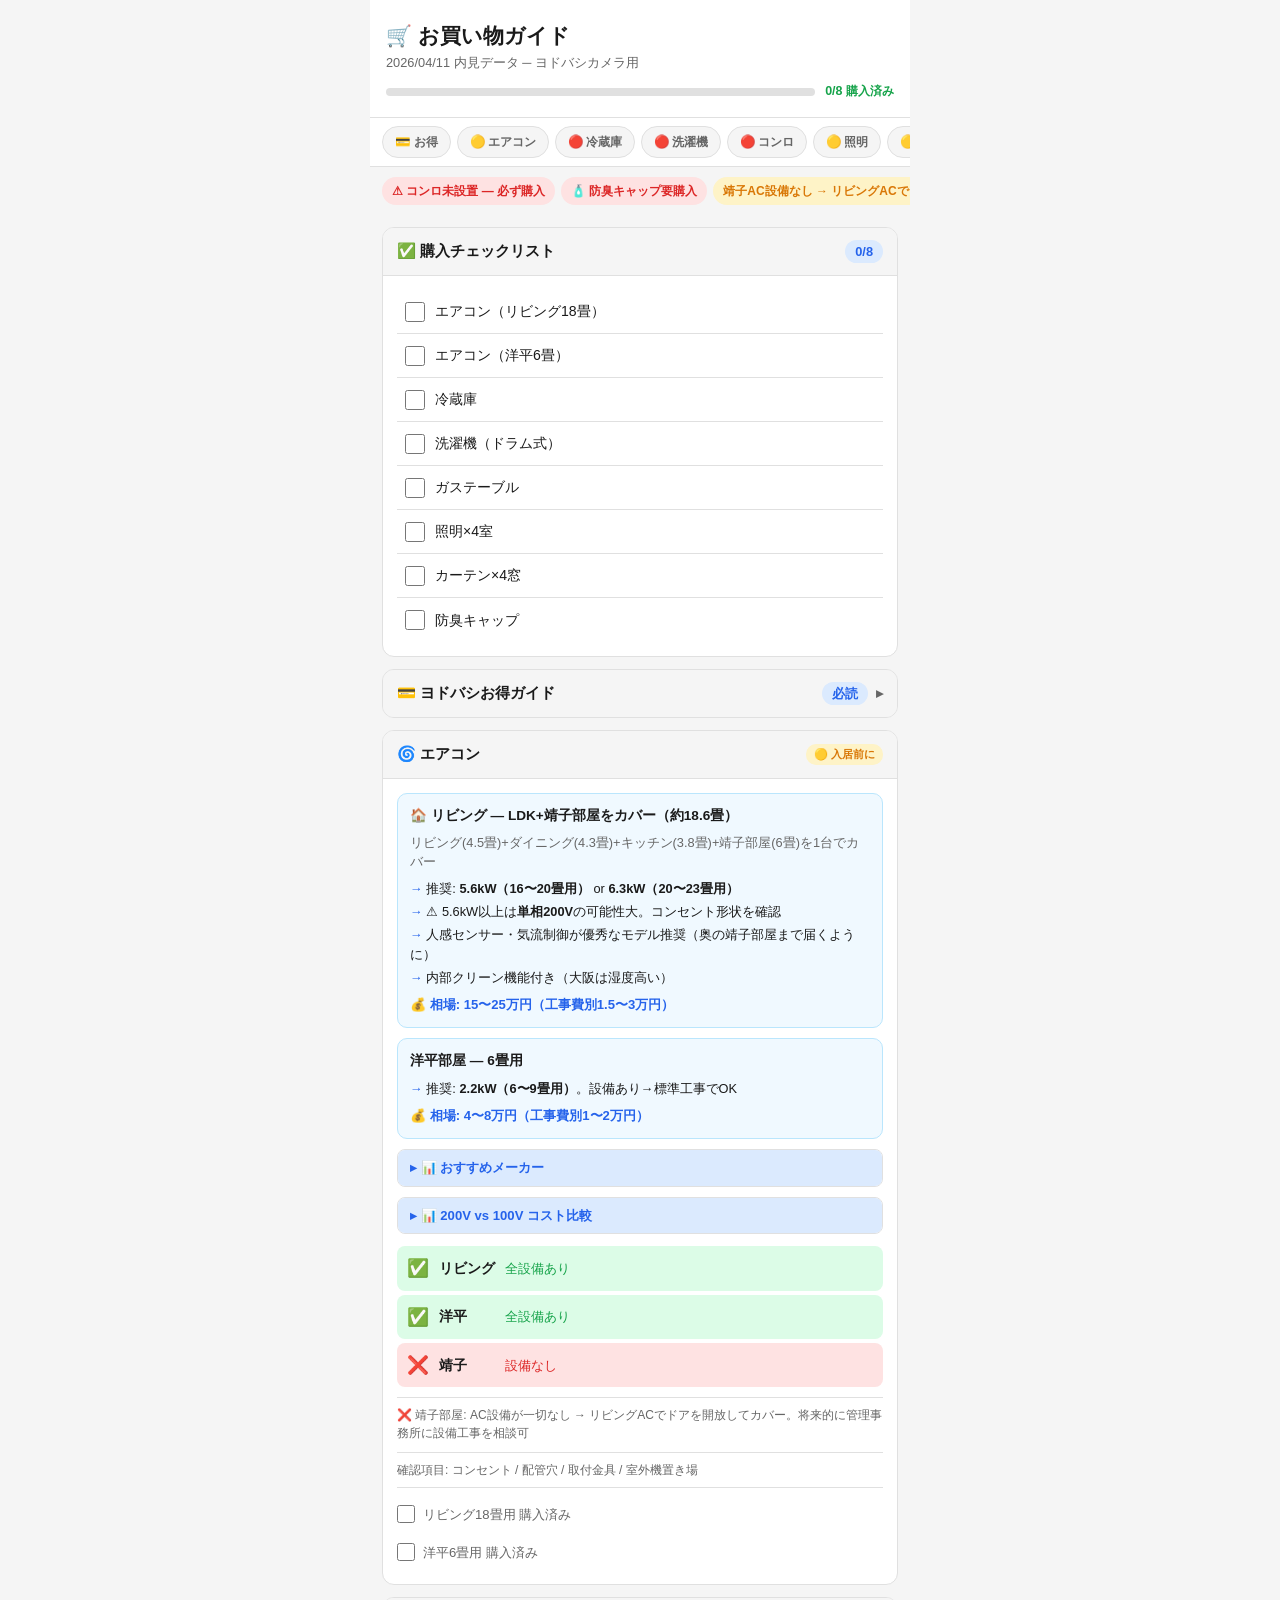
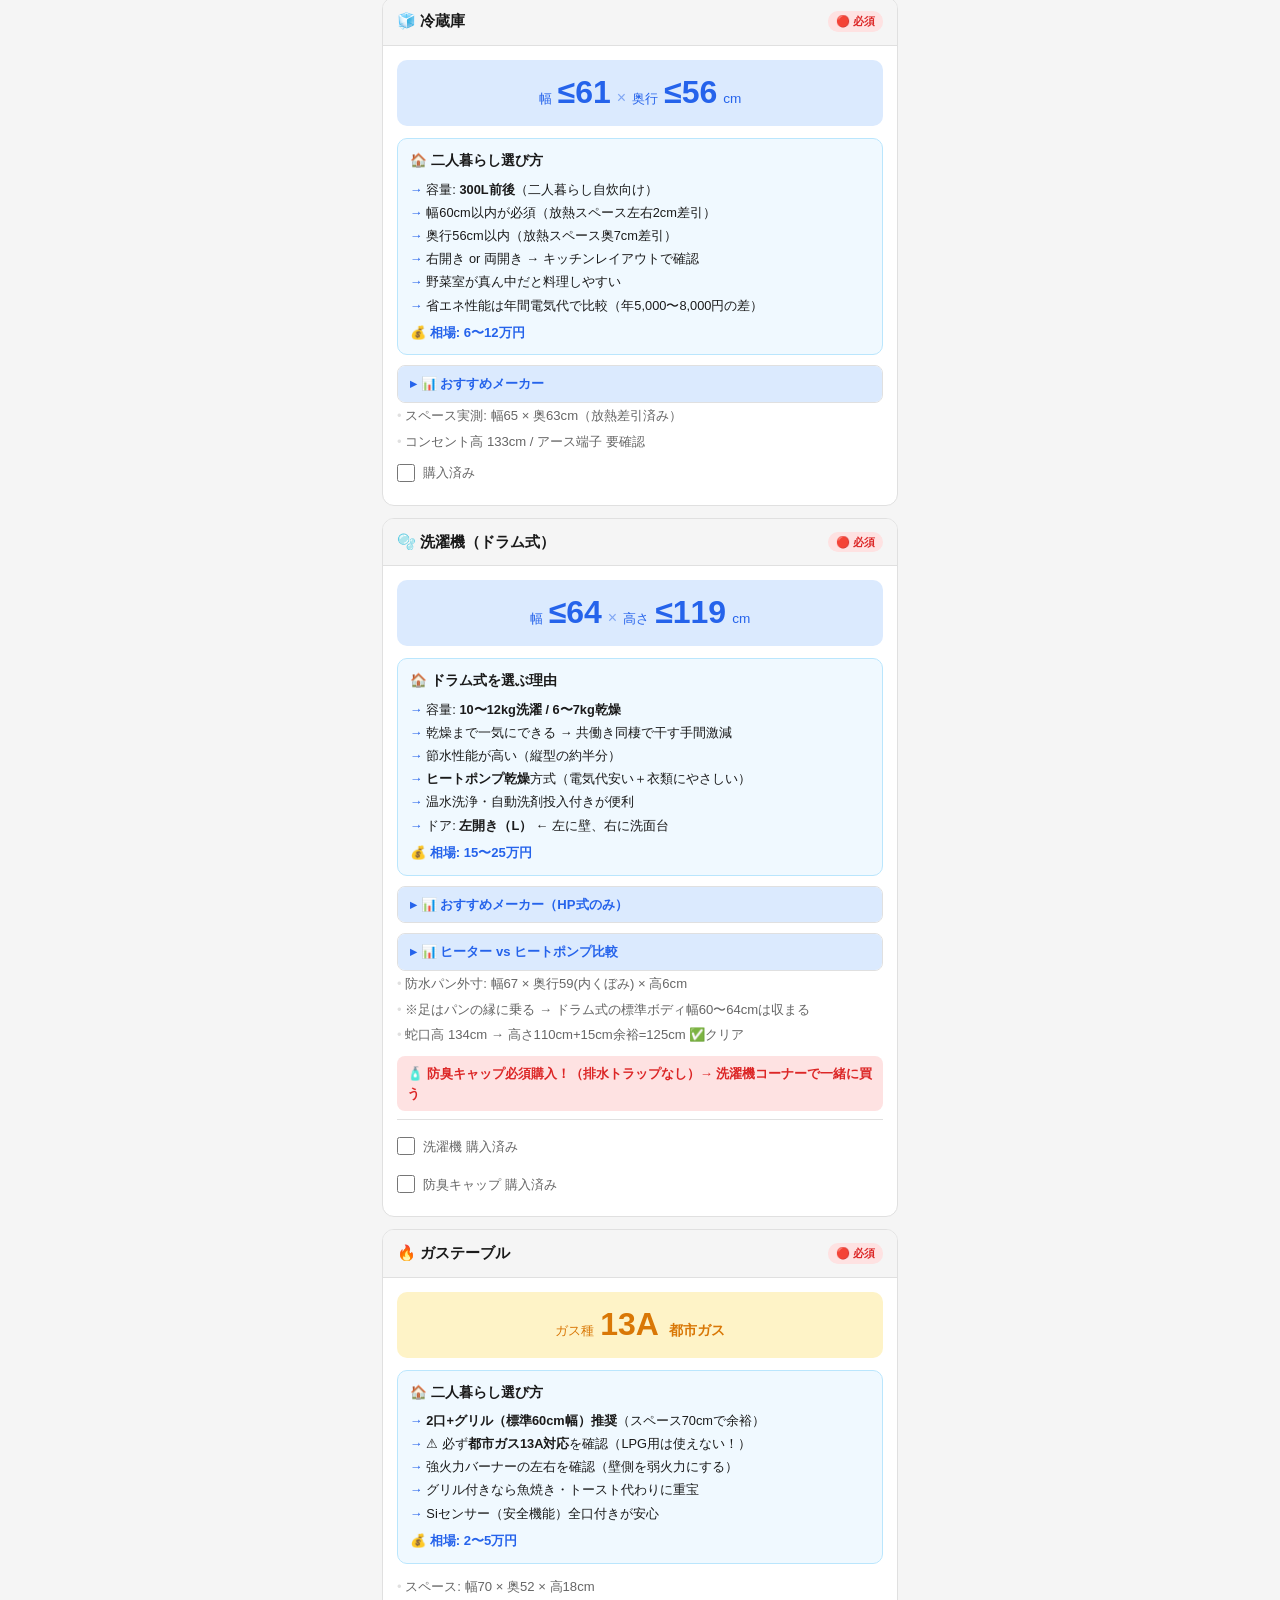
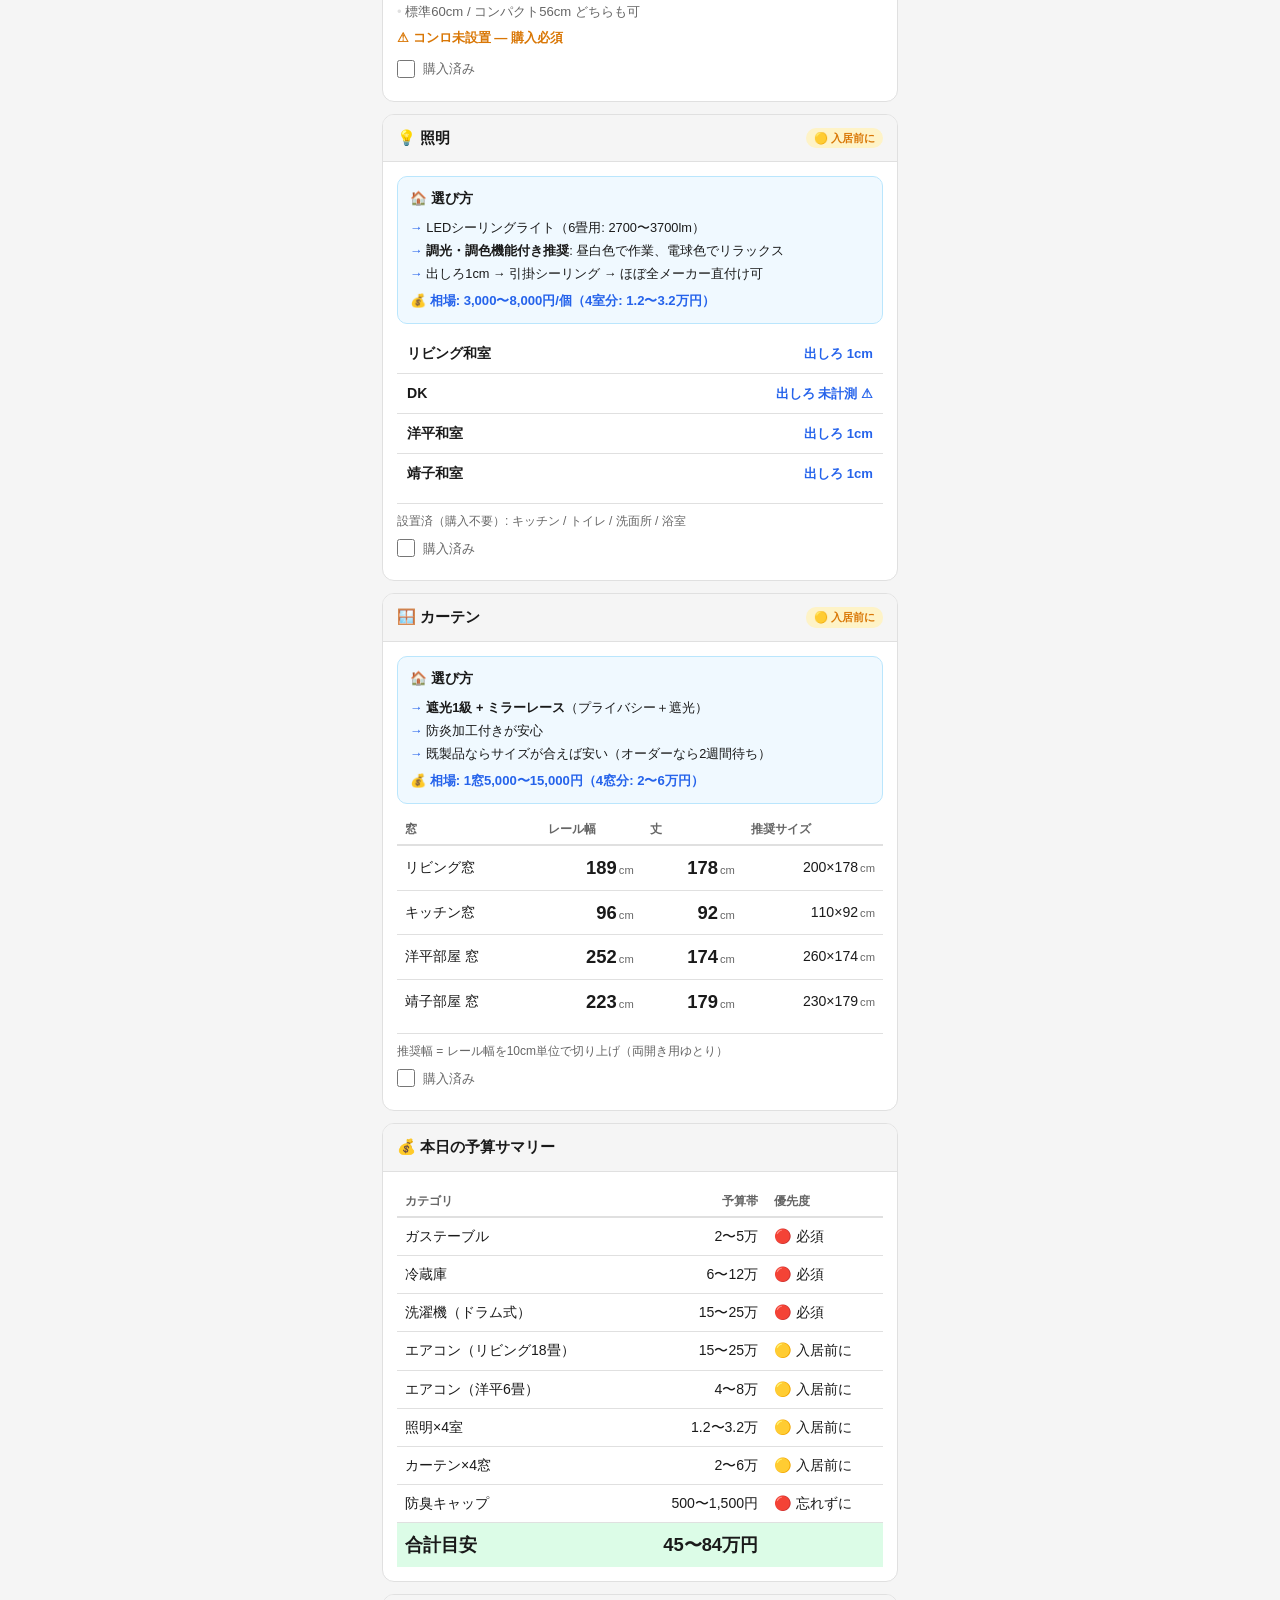
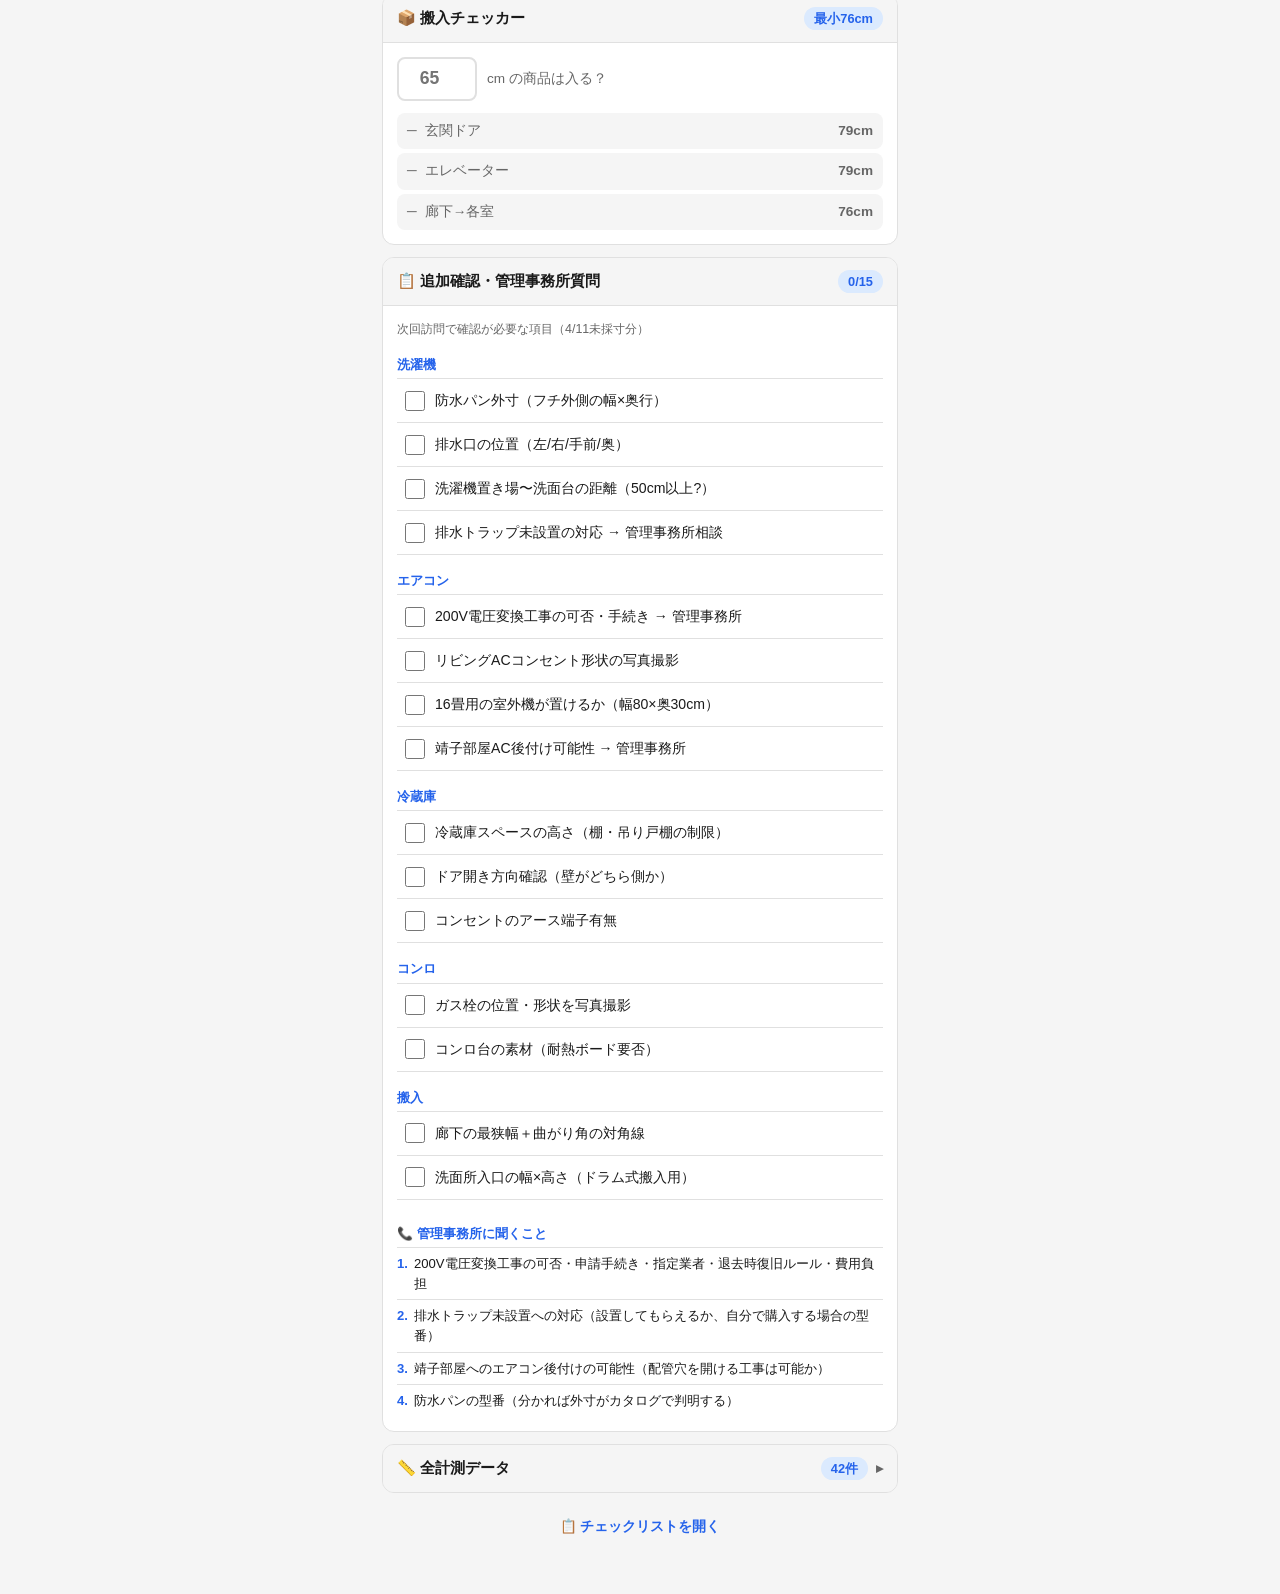
<file: index.html>
<!DOCTYPE html>
<html lang="ja">
<head>
  <meta charset="UTF-8" />
  <meta name="viewport" content="width=device-width, initial-scale=1.0" />
  <meta name="apple-mobile-web-app-capable" content="yes" />
  <meta name="apple-mobile-web-app-status-bar-style" content="default" />
  <title>お買い物ガイド</title>
  <script type="module" crossorigin src="./assets/index-tLxa1Xvo.js"></script>
  <link rel="modulepreload" crossorigin href="./assets/saisun_data-CGhx_8r5.js">
  <link rel="stylesheet" crossorigin href="./assets/index-L5rt1_Sq.css">
</head>
<body>
  <div id="app"></div>
</body>
</html>
</file>
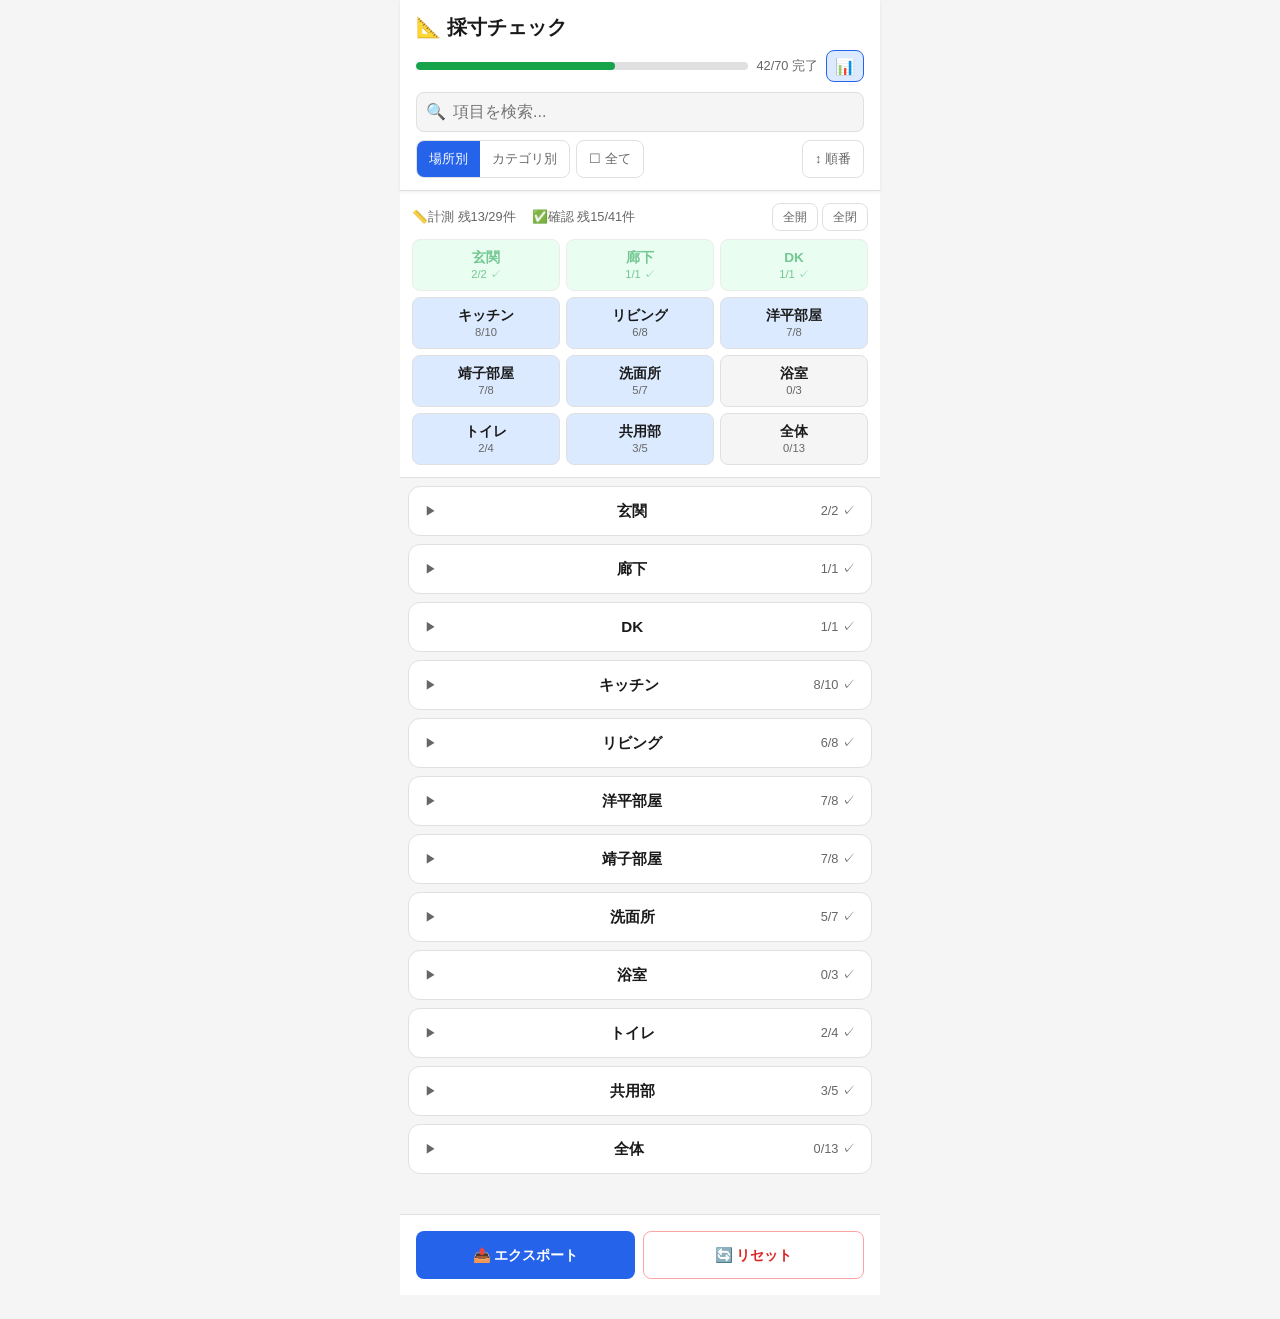
<file: checklist.html>
<!DOCTYPE html>
<html lang="ja">
<head>
  <meta charset="UTF-8" />
  <meta name="viewport" content="width=device-width, initial-scale=1.0" />
  <meta name="apple-mobile-web-app-capable" content="yes" />
  <meta name="apple-mobile-web-app-status-bar-style" content="default" />
  <title>📐 採寸チェック</title>
  <script type="module" crossorigin src="./assets/checklist-BFlirL_O.js"></script>
  <link rel="modulepreload" crossorigin href="./assets/saisun_data-CGhx_8r5.js">
  <link rel="stylesheet" crossorigin href="./assets/checklist-C-Ub3tdh.css">
</head>
<body>
  <div id="app"></div>
</body>
</html>
</file>
<file: assets/index-L5rt1_Sq.css>
*,:before,:after{box-sizing:border-box;margin:0;padding:0}:root{--bg:#f5f5f5;--card:#fff;--text:#1a1a1a;--muted:#666;--border:#e0e0e0;--accent:#2563eb;--accent-bg:#dbeafe;--ok:#16a34a;--ok-bg:#dcfce7;--ng:#dc2626;--ng-bg:#fee2e2;--warn:#d97706;--warn-bg:#fef3c7;--r:12px}html{-webkit-text-size-adjust:100%;scroll-behavior:smooth;font-size:16px}body{background:var(--bg);color:var(--text);-webkit-font-smoothing:antialiased;font-family:-apple-system,BlinkMacSystemFont,Segoe UI,Hiragino Kaku Gothic ProN,Noto Sans JP,sans-serif;line-height:1.5}#app{max-width:540px;margin:0 auto;padding-bottom:32px}.hdr{background:var(--card);border-bottom:1px solid var(--border);padding:20px 16px 16px}.hdr h1{font-size:1.3rem;font-weight:800}.hdr-sub{color:var(--muted);margin-top:2px;font-size:.8rem}.nav{background:var(--card);border-bottom:1px solid var(--border);-webkit-overflow-scrolling:touch;scrollbar-width:none;z-index:10;gap:6px;padding:8px 12px;display:flex;position:sticky;top:0;overflow-x:auto}.nav::-webkit-scrollbar{display:none}.pill{color:var(--muted);background:var(--bg);border:1px solid var(--border);white-space:nowrap;border-radius:16px;flex-shrink:0;align-items:center;min-height:32px;padding:5px 12px;font-size:.78rem;font-weight:600;text-decoration:none;display:flex}.pill:active{background:var(--accent-bg);color:var(--accent);border-color:var(--accent)}.alerts{scrollbar-width:none;gap:6px;padding:10px 12px;display:flex;overflow-x:auto}.alerts::-webkit-scrollbar{display:none}.chip{white-space:nowrap;border-radius:16px;flex-shrink:0;padding:5px 10px;font-size:.75rem;font-weight:600}.chip-danger{background:var(--ng-bg);color:var(--ng)}.chip-warn{background:var(--warn-bg);color:var(--warn)}.card{background:var(--card);border:1px solid var(--border);border-radius:var(--r);margin:12px 12px 0;scroll-margin-top:56px;overflow:hidden}.card-h{background:var(--bg);border-bottom:1px solid var(--border);align-items:center;gap:8px;padding:12px 14px;font-size:.95rem;font-weight:700;display:flex}.card-h>:first-child{flex:1}.qty{color:var(--accent);background:var(--accent-bg);border-radius:12px;flex-shrink:0;padding:2px 10px;font-size:.8rem;font-weight:700}.card-b{padding:14px}.card-note{color:var(--muted);border-top:1px solid var(--border);margin-top:10px;padding-top:8px;font-size:.75rem}.hero{background:var(--accent-bg);border-radius:10px;justify-content:center;align-items:baseline;gap:6px;margin-bottom:12px;padding:16px 8px;display:flex}.h-pre{color:var(--accent);font-size:.8rem;font-weight:500}.h-num{color:var(--accent);font-variant-numeric:tabular-nums;font-size:2rem;font-weight:800;line-height:1}.h-x{color:var(--accent);opacity:.5;font-size:1rem}.h-unit{color:var(--accent);font-size:.85rem;font-weight:500}.h-sub{color:var(--warn);margin-left:4px;font-size:.85rem;font-weight:600}.hero-accent{background:var(--warn-bg)}.hero-accent .h-pre,.hero-accent .h-num{color:var(--warn)}.specs{color:var(--muted);padding:0;font-size:.82rem;list-style:none}.specs li{padding:3px 0}.specs li:before{content:"• ";color:var(--border)}.specs strong{color:var(--text)}.spec-warn{color:var(--warn);font-weight:600}.spec-warn:before{content:""!important}.ac-row{border-radius:8px;align-items:center;gap:10px;margin-bottom:4px;padding:9px 10px;font-size:.88rem;display:flex}.ac-ok{background:var(--ok-bg)}.ac-ng{background:var(--ng-bg)}.ac-icon{font-size:1.1rem}.ac-name{min-width:56px;font-weight:700}.ac-desc{font-size:.8rem}.ac-ok .ac-desc{color:var(--ok)}.ac-ng .ac-desc{color:var(--ng)}.light-list{margin-bottom:4px}.light-row{border-bottom:1px solid var(--border);justify-content:space-between;align-items:center;padding:9px 10px;font-size:.88rem;display:flex}.light-row:last-child{border-bottom:none}.light-name{font-weight:600}.light-val{color:var(--accent);font-size:.82rem;font-weight:600}.tbl{border-collapse:collapse;width:100%;font-size:.88rem}.tbl th{text-align:left;color:var(--muted);border-bottom:2px solid var(--border);padding:6px 8px;font-size:.75rem;font-weight:600}.tbl td{border-bottom:1px solid var(--border);padding:8px}.tbl tr:last-child td{border-bottom:none}.tbl .r{text-align:right;font-variant-numeric:tabular-nums}.tbl strong{font-size:1.15rem;font-weight:800}.tbl small{color:var(--muted);margin-left:2px;font-size:.7rem}.ck-row{align-items:center;gap:10px;margin-bottom:12px;display:flex}.ck-input{border:2px solid var(--border);text-align:center;background:var(--card);border-radius:8px;outline:none;width:80px;min-height:44px;padding:8px;font-size:1.1rem;font-weight:700}.ck-input:focus{border-color:var(--accent)}.ck-label{color:var(--muted);font-size:.85rem}.ck-list{flex-direction:column;gap:4px;display:flex}.ck-item{border-radius:8px;align-items:center;gap:8px;padding:8px 10px;font-size:.85rem;display:flex}.ck-name{flex:1}.ck-w{font-variant-numeric:tabular-nums;font-weight:700}.ck-ok{background:var(--ok-bg);color:var(--ok)}.ck-ng{background:var(--ng-bg);color:var(--ng);font-weight:600}.ck-idle{background:var(--bg);color:var(--muted)}details.card>summary{cursor:pointer;-webkit-user-select:none;user-select:none;list-style:none}details.card>summary::-webkit-details-marker{display:none}details.card>summary::marker{content:"";display:none}details.card:not([open])>.card-h{border-bottom:none}.card-toggle:after{content:"▸";color:var(--muted);font-size:.9rem;transition:transform .2s}details.card[open]>.card-toggle:after{transform:rotate(90deg)}.data-body{padding:0 14px 14px}.data-sec{border-top:1px solid var(--border);margin-top:12px;padding-top:12px}.data-sec:first-child{border-top:none;margin-top:0;padding-top:0}.data-sec h3{margin-bottom:8px;font-size:.85rem;font-weight:700}.data-cnt{color:var(--muted);background:var(--bg);border-radius:8px;margin-left:6px;padding:1px 7px;font-size:.72rem;font-weight:500}.data-item{border-bottom:1px solid var(--border);padding:8px 0}.data-item:last-child{border-bottom:none}.data-top{align-items:center;gap:8px;display:flex}.data-name{flex:1;font-size:.85rem;font-weight:600}.data-loc{background:var(--bg);color:var(--muted);white-space:nowrap;border-radius:8px;flex-shrink:0;padding:1px 6px;font-size:.7rem}.data-dims{color:var(--muted);align-items:baseline;gap:10px;margin-top:4px;font-size:.8rem;display:flex}.data-dims strong{color:var(--text);font-variant-numeric:tabular-nums;margin-left:2px;font-size:1rem;font-weight:800}.dim-u{font-size:.7rem}.mx{text-align:center;border:1px solid var(--border);border-radius:8px;grid-template-columns:auto repeat(4,1fr);font-size:.78rem;display:grid;overflow:hidden}.mx>*{border-right:1px solid var(--border);border-bottom:1px solid var(--border)}.mx>:nth-child(5n){border-right:none}.mx>:nth-last-child(-n+5){border-bottom:none}.mx-c{background:var(--bg)}.mx-ch{color:var(--muted);background:var(--bg);padding:6px 2px;font-size:.7rem;font-weight:600}.mx-rh{text-align:left;align-items:center;padding:8px 10px;font-size:.8rem;font-weight:600;display:flex}.mx-cell{justify-content:center;align-items:center;padding:8px 4px;font-size:1rem;font-weight:700;display:flex}.mx-ok{color:var(--ok)}.mx-ng{color:var(--ng);background:var(--ng-bg)}.memo-btn{color:var(--accent);cursor:pointer;background:0 0;border:none;min-height:28px;margin-top:4px;padding:2px 0;font-family:inherit;font-size:.72rem;display:inline-block}.memo-btn:active{opacity:.6}.memo-body{color:var(--muted);white-space:pre-wrap;background:var(--bg);border-radius:6px;margin-top:4px;padding:6px 8px;font-size:.75rem;line-height:1.4}.ftr{text-align:center;padding:24px 16px;font-size:.85rem}.ftr a{color:var(--accent);font-weight:600;text-decoration:none}.bought-progress{align-items:center;gap:10px;margin-top:10px;display:flex}.bought-bar{background:var(--border);border-radius:4px;flex:1;height:8px;overflow:hidden}.bought-fill{background:var(--ok);border-radius:4px;height:100%;transition:width .3s}.bought-text{color:var(--ok);white-space:nowrap;font-size:.78rem;font-weight:700}.pri-badge{white-space:nowrap;border-radius:10px;flex-shrink:0;padding:2px 8px;font-size:.7rem;font-weight:700}.pri-red{background:var(--ng-bg);color:var(--ng)}.pri-yellow{background:var(--warn-bg);color:var(--warn)}.pill-pri{margin-right:2px}.advice-box{background:#f0f9ff;border:1px solid #bae6fd;border-radius:10px;margin-bottom:10px;padding:12px}.advice-title{margin-bottom:6px;font-size:.85rem;font-weight:700}.advice-text{color:var(--muted);margin-bottom:6px;font-size:.8rem}.advice-list{color:var(--text);padding:0;font-size:.8rem;list-style:none}.advice-list li{padding:2px 0}.advice-list li:before{content:"→ ";color:var(--accent)}.advice-price{color:var(--accent);margin-top:6px;font-size:.82rem;font-weight:700}.advice-note{color:var(--accent);margin-top:8px;font-size:.8rem;font-weight:600}.shop-row{border-bottom:1px solid var(--border);cursor:pointer;align-items:center;gap:10px;min-height:44px;padding:10px 8px;font-size:.88rem;display:flex}.shop-row:last-child{border-bottom:none}.shop-row input[type=checkbox]{width:20px;height:20px;accent-color:var(--ok);flex-shrink:0}.shop-done{color:var(--muted);text-decoration:line-through}.buy-check{cursor:pointer;min-height:36px;color:var(--muted);align-items:center;gap:8px;padding:8px 0;font-size:.82rem;display:flex}.buy-check input[type=checkbox]{width:18px;height:18px;accent-color:var(--ok)}.buy-check-row{border-top:1px solid var(--border);flex-direction:column;gap:2px;margin-top:8px;padding-top:8px;display:flex}.card-bought{opacity:.6}.card-bought .card-h{background:var(--ok-bg)}.card-warn{color:var(--ng);background:var(--ng-bg);border-radius:8px;margin-top:8px;padding:8px 10px;font-size:.82rem;font-weight:600}.tips-body h3{border-top:1px solid var(--border);margin-top:16px;margin-bottom:6px;padding-top:12px;font-size:.88rem;font-weight:700}.tips-body h3:first-child{border-top:none;margin-top:0;padding-top:0}.tips-list{color:var(--text);padding-left:20px;font-size:.82rem}.tips-list li{padding:3px 0}.row-highlight{background:var(--ok-bg);font-weight:600}.sub-details{border:1px solid var(--border);border-radius:8px;margin-top:10px;overflow:hidden}.sub-toggle{color:var(--accent);background:var(--accent-bg);cursor:pointer;padding:8px 12px;font-size:.82rem;font-weight:600;list-style:none}.sub-toggle::-webkit-details-marker{display:none}.sub-toggle:before{content:"▸ "}details[open]>.sub-toggle:before{content:"▾ "}.sub-body{padding:10px 12px}.sub-body .tbl{font-size:.78rem}.rc-cat{color:var(--accent);border-bottom:1px solid var(--border);margin-top:8px;padding:8px 0 4px;font-size:.8rem;font-weight:700}.rc-cat:first-child{margin-top:0}.rc-desc{color:var(--muted);margin-bottom:4px;font-size:.78rem}.q-row{border-bottom:1px solid var(--border);gap:6px;padding:6px 0;font-size:.82rem;display:flex}.q-row:last-child{border-bottom:none}.q-num{color:var(--accent);flex-shrink:0;font-weight:700}@media print{body{background:#fff}#app{max-width:100%}.nav,.ck-row,.ftr,.alerts{display:none}.card{break-inside:avoid;margin:8px 0 0}details.card[open]>.card-h{border-bottom:1px solid var(--border)}.memo-body{display:block!important}}
</file>
<file: assets/checklist-C-Ub3tdh.css>
*,:before,:after{box-sizing:border-box;margin:0;padding:0}:root{--bg:#f5f5f5;--card-bg:#fff;--text:#1a1a1a;--text-muted:#666;--border:#e0e0e0;--accent:#2563eb;--accent-light:#dbeafe;--success:#16a34a;--success-light:#dcfce7;--done-bg:#f9fafb;--done-text:#9ca3af;--section-bg:#fff;--header-bg:#fff;--measure-badge:#f59e0b;--check-badge:#10b981;--radius:12px;--radius-sm:8px}html{-webkit-text-size-adjust:100%;font-size:16px}body{background:var(--bg);color:var(--text);-webkit-font-smoothing:antialiased;min-height:100dvh;font-family:-apple-system,BlinkMacSystemFont,Segoe UI,Hiragino Kaku Gothic ProN,Noto Sans JP,sans-serif;line-height:1.5}#app{max-width:480px;margin:0 auto;padding-bottom:24px}.header{z-index:100;background:var(--header-bg);border-bottom:1px solid var(--border);padding:12px 16px;position:sticky;top:0;box-shadow:0 1px 3px #00000014}.header-title{font-size:1.25rem;font-weight:700}.header-top-row{justify-content:space-between;align-items:center;margin-bottom:8px;display:flex}.summary-btn{border:1px solid var(--border);border-radius:var(--radius-sm);cursor:pointer;background:0 0;flex-shrink:0;justify-content:center;align-items:center;min-width:36px;min-height:32px;padding:2px 8px;font-size:1rem;transition:all .2s;display:flex}.summary-btn.active{background:var(--accent-light);border-color:var(--accent)}.progress-bar-container{align-items:center;gap:8px;margin-bottom:10px;display:flex}.progress-bar{background:var(--border);border-radius:4px;flex:1;height:8px;overflow:hidden}.progress-bar-fill{background:var(--success);border-radius:4px;height:100%;transition:width .3s}.progress-text{color:var(--text-muted);white-space:nowrap;text-align:right;min-width:60px;font-size:.8rem}.search-container{margin-bottom:8px;position:relative}.search-input{border:1px solid var(--border);border-radius:var(--radius-sm);background:var(--bg);width:100%;color:var(--text);outline:none;padding:10px 40px 10px 36px;font-size:1rem;transition:border-color .2s}.search-input:focus{border-color:var(--accent)}.search-icon{color:var(--text-muted);pointer-events:none;font-size:1rem;position:absolute;top:50%;left:10px;transform:translateY(-50%)}.search-clear{color:var(--text-muted);cursor:pointer;background:0 0;border:none;justify-content:center;align-items:center;min-width:44px;min-height:44px;padding:6px;font-size:1.2rem;display:flex;position:absolute;top:50%;right:6px;transform:translateY(-50%)}.controls-row{flex-wrap:wrap;gap:6px;margin-top:8px;display:flex}.segment-control{border:1px solid var(--border);border-radius:var(--radius-sm);flex-shrink:0;display:inline-flex;overflow:hidden}.segment-btn{cursor:pointer;color:var(--text-muted);background:0 0;border:none;min-height:36px;padding:6px 12px;font-size:.8rem;transition:all .2s}.segment-btn.active{background:var(--accent);color:#fff}.toggle-btn{border:1px solid var(--border);border-radius:var(--radius-sm);cursor:pointer;color:var(--text-muted);background:0 0;min-height:36px;padding:6px 12px;font-size:.8rem;transition:all .2s}.toggle-btn.active{background:var(--success-light);border-color:var(--success);color:var(--success)}.sort-btn{border:1px solid var(--border);border-radius:var(--radius-sm);cursor:pointer;color:var(--text-muted);background:0 0;min-height:36px;margin-left:auto;padding:6px 12px;font-size:.8rem;transition:all .2s}.sections{padding:8px}.section{border-radius:var(--radius);background:var(--section-bg);border:1px solid var(--border);margin-bottom:8px;scroll-margin-top:200px;overflow:hidden}.section-header{cursor:pointer;-webkit-user-select:none;user-select:none;justify-content:space-between;align-items:center;min-height:48px;padding:12px 16px;font-size:.95rem;font-weight:600;list-style:none;display:flex}.section-header::-webkit-details-marker{display:none}.section-header:before{content:"▶";color:var(--text-muted);margin-right:8px;font-size:.7rem;transition:transform .2s}details[open]>.section-header:before{transform:rotate(90deg)}.section-progress{color:var(--text-muted);font-size:.8rem;font-weight:400}.section-items{padding:0 8px 8px}.add-item-btn{border:2px dashed var(--border);border-radius:var(--radius-sm);width:100%;color:var(--text-muted);cursor:pointer;background:0 0;min-height:44px;padding:10px;font-size:.85rem;transition:all .2s}.add-item-btn:active{background:var(--accent-light);border-color:var(--accent);color:var(--accent)}.item-card{background:var(--card-bg);border:1px solid var(--border);border-radius:var(--radius-sm);margin-bottom:6px;padding:12px;transition:opacity .2s,background .2s}.item-card.done{background:var(--done-bg);opacity:.6}.item-top{align-items:flex-start;gap:10px;margin-bottom:8px;display:flex}.item-checkbox-label{cursor:pointer;flex:1;align-items:flex-start;gap:10px;min-width:0;display:flex}.item-checkbox{width:24px;min-width:24px;height:24px;accent-color:var(--success);cursor:pointer;margin-top:2px}.item-title{flex:1;font-size:.95rem;font-weight:500;line-height:1.4}.item-title-input{border:1px solid var(--accent);background:var(--accent-light);color:var(--text);border-radius:4px;outline:none;flex:1;min-width:0;padding:4px 8px;font-size:.95rem;font-weight:500;line-height:1.4}.type-select{border:1px solid var(--border);background:var(--bg);color:var(--text);border-radius:8px;flex-shrink:0;padding:4px 6px;font-size:.75rem}.item-badge{white-space:nowrap;border-radius:12px;padding:2px 8px;font-size:.7rem;font-weight:500}.badge-measure{color:#92400e;background:#fef3c7}.badge-check{color:#065f46;background:#d1fae5}.measure-inputs{grid-template-columns:1fr 1fr 1fr;gap:6px;margin-bottom:8px;display:grid}.measure-field{flex-direction:column;gap:2px;display:flex}.measure-label{color:var(--text-muted);font-size:.7rem}.measure-input{border:1px solid var(--border);text-align:center;background:var(--bg);width:100%;color:var(--text);border-radius:6px;outline:none;min-height:44px;padding:8px;font-size:1rem}.measure-input:focus{border-color:var(--accent)}.memo-textarea{border:1px solid var(--border);resize:none;background:var(--bg);width:100%;color:var(--text);field-sizing:content;border-radius:6px;outline:none;min-height:44px;padding:8px 10px;font-family:inherit;font-size:.9rem;line-height:1.5}.memo-textarea:focus{border-color:var(--accent)}.export-bar{background:var(--header-bg);border-top:1px solid var(--border);justify-content:center;gap:8px;margin:24px 0 0;padding:16px;display:flex}.export-bar>*{max-width:240px}.btn{border-radius:var(--radius-sm);cursor:pointer;border:none;flex:1;justify-content:center;align-items:center;gap:6px;min-height:48px;padding:12px 16px;font-size:.9rem;font-weight:600;transition:opacity .2s;display:flex}.btn:active{opacity:.7}.btn-primary{background:var(--accent);color:#fff}.btn-danger{color:#dc2626;background:0 0;border:1px solid #fca5a5}.empty-state{text-align:center;color:var(--text-muted);padding:40px 20px;font-size:.9rem}.toast{background:var(--text);color:#fff;border-radius:var(--radius-sm);z-index:200;opacity:0;pointer-events:none;padding:10px 20px;font-size:.85rem;transition:opacity .3s;position:fixed;bottom:24px;left:50%;transform:translate(-50%)}.toast.show{opacity:1}.line-warning{color:#92400e;text-align:center;background:#fef3c7;border-bottom:1px solid #f59e0b;padding:12px 16px;font-size:.85rem}.btn:disabled{opacity:.4;cursor:not-allowed}.summary-panel{background:var(--card-bg);border-bottom:1px solid var(--border);padding:8px 12px 4px}.summary-type-row{align-items:center;gap:16px;padding:4px 0 8px;font-size:.8rem;display:flex}.type-stat{color:var(--text-muted);font-weight:500}.section-toggle-btns{gap:4px;margin-left:auto;display:flex}.section-toggle-btn{border:1px solid var(--border);border-radius:var(--radius-sm);color:var(--text-muted);cursor:pointer;background:0 0;min-height:28px;padding:2px 10px;font-family:inherit;font-size:.75rem;transition:background .15s}.section-toggle-btn:active{background:var(--accent-light)}.summary-grid{grid-template-columns:repeat(3,1fr);gap:6px;padding-bottom:8px;display:grid}.grid-tile{border:1px solid var(--border);border-radius:var(--radius-sm);cursor:pointer;text-align:center;flex-direction:column;justify-content:center;align-items:center;min-height:52px;padding:8px 6px;font-family:inherit;transition:background .15s,opacity .15s;display:flex}.grid-tile:active:not(:disabled){border-color:var(--accent)}.grid-tile:disabled{cursor:default}.grid-tile.greyed{opacity:.4}.grid-tile-name{text-overflow:ellipsis;white-space:nowrap;max-width:100%;font-size:.85rem;font-weight:600;line-height:1.2;overflow:hidden}.grid-tile.cat-label .grid-tile-name{font-size:.75rem}.grid-tile-count{color:var(--text-muted);margin-top:2px;font-size:.7rem}.tile-zero{background:var(--bg);color:var(--text)}.tile-partial{background:var(--accent-light);color:var(--text)}.tile-complete{background:var(--success-light);color:var(--success);opacity:.6}.tile-complete .grid-tile-count{color:var(--success)}
</file>
